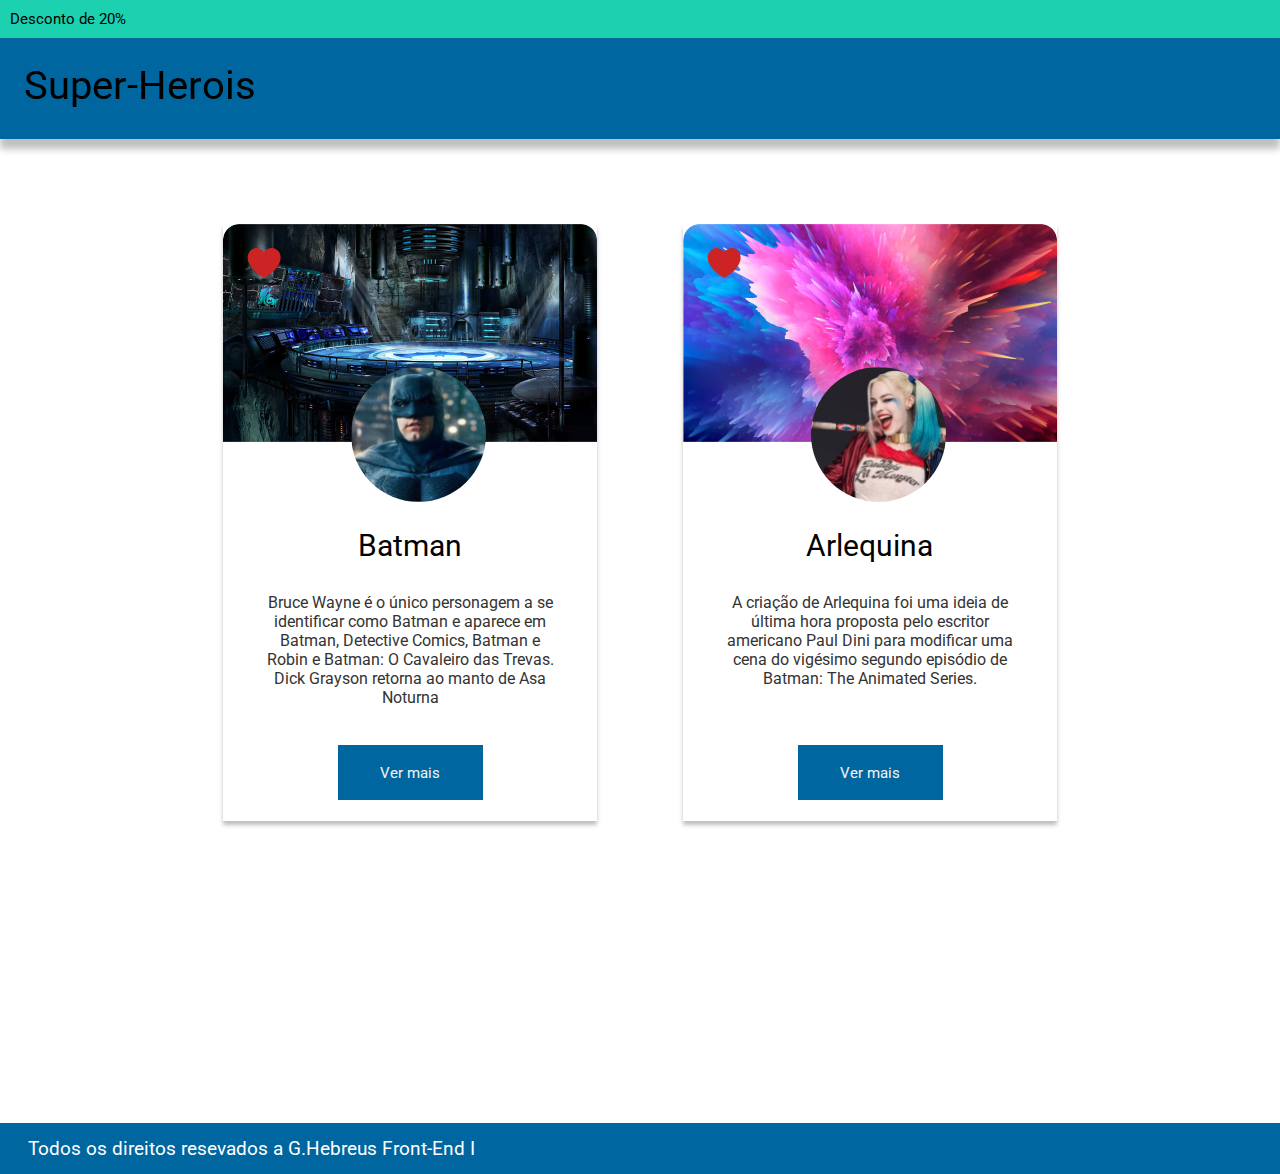
<file: Aula 10/index.html>
<!DOCTYPE html>
<html lang="en">
  <head>
    <meta charset="UTF-8" />
    <meta http-equiv="X-UA-Compatible" content="IE=edge" />
    <meta name="viewport" content="width=device-width, initial-scale=1.0" />
    <title>Aula 10</title>
    <link
      href="https://fonts.googleapis.com/css2?family=Roboto&display=swap"
      rel="stylesheet"
    />
    <link rel="stylesheet" href="./css/style.css" />
  </head>
  <body>
    <h4>Desconto de 20%</h4>
    <header>
      <h1>Super-Herois</h1>
    </header>
    <main>
      <section class="Ambiente-Card">
        <div class="Card">
          <img class="Fundo" src="./img/Batman 2.png" alt="" />
          <img class="Foto" src="./img/Batman.png" alt="" />
          <img class="coração" src="./img/Heart.png" alt="" />
          <div class="text-card">
            <h2>Batman</h2>
            <p>
              Bruce Wayne é o único personagem a se identificar como Batman e
              aparece em Batman, Detective Comics, Batman e Robin e Batman: O
              Cavaleiro das Trevas. Dick Grayson retorna ao manto de Asa Noturna
            </p>
            <a
              href="https://ovicio.com.br/10-quadrinhos-obrigatorios-para-fas-do-batman/"
              target="_blank"
              >Ver mais</a
            >
          </div>
        </div>
        <div class="Card">
          <img class="Fundo" src="./img/Arlequina 2.png" alt="" />
          <img class="Foto" src="./img/Arlequina.png" alt="" />
          <img class="coração" src="./img/Heart.png" alt="" />
          <div class="text-card">
            <h2>Arlequina</h2>
            <p>
              A criação de Arlequina foi uma ideia de última hora proposta pelo
              escritor americano Paul Dini para modificar uma cena do vigésimo
              segundo episódio de Batman: The Animated Series.
            </p>
            <a href="https://pt.wikipedia.org/wiki/Arlequina" target="_blank"
              >Ver mais</a
            >
          </div>
        </div>
      </section>
    </main>
    <footer>
      <h3>Todos os direitos resevados a G.Hebreus Front-End I</h3>
    </footer>
  </body>
</html>
</file>
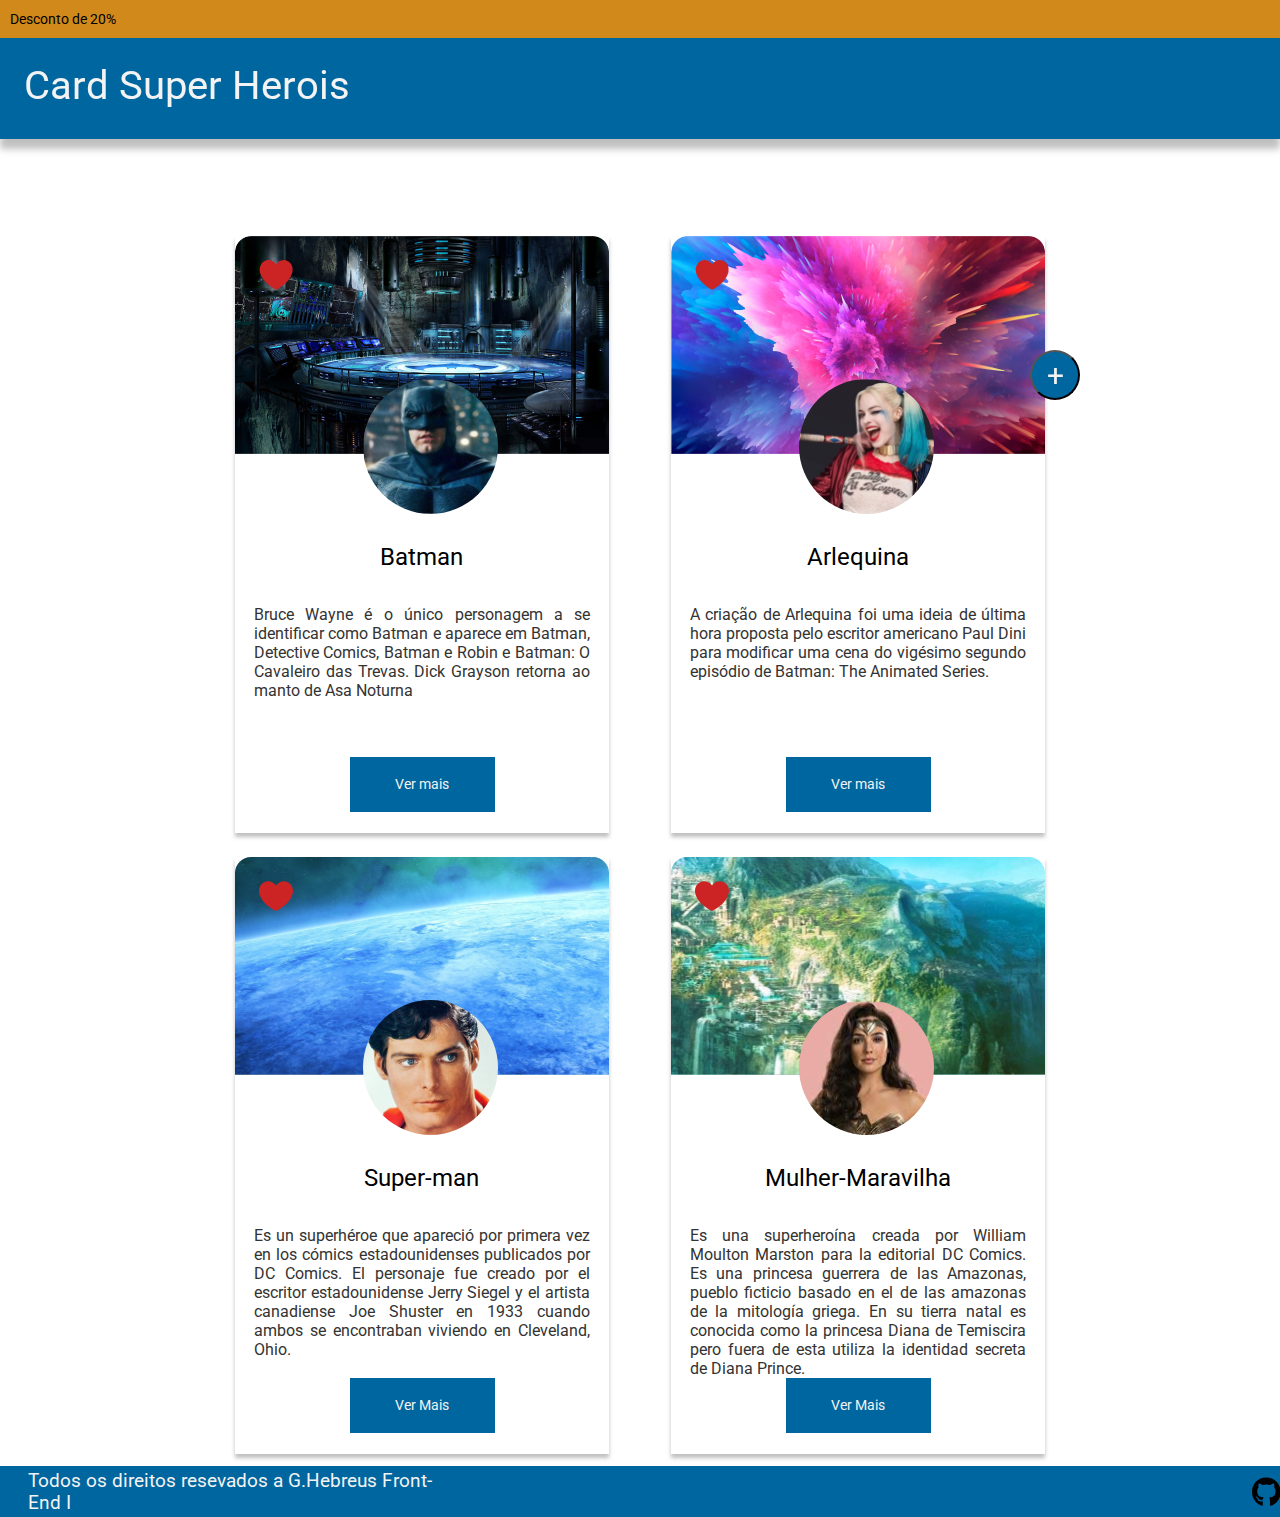
<file: Aula 14/index.html>
<!DOCTYPE html>
<html lang="en">
  <head>
    <meta charset="UTF-8" />
    <meta http-equiv="X-UA-Compatible" content="IE=edge" />
    <meta name="viewport" content="width=device-width, initial-scale=1.0" />
    <title>Aula 14</title>
    <link
      href="https://fonts.googleapis.com/css2?family=Roboto&display=swap"
      rel="stylesheet"
    />
    <link rel="stylesheet" href="./css/style.css" />
  </head>
  <body>
    <h4>Desconto de 20%</h4>
    <header>
      <h1>Card Super Herois</h1>
    </header>
    <main>
      <button>+</button>
      <section class="Ambiente-Card">
        <div class="Card">
          <img class="Fundo" src="./img/Batman 2.png" alt="" />
          <img class="Foto" src="./img/Batman.png" alt="" />
          <img class="coração" src="./img/Heart.png" alt="" />
          <div class="text-card">
            <h2>Batman</h2>
            <p>
              Bruce Wayne é o único personagem a se identificar como Batman e
              aparece em Batman, Detective Comics, Batman e Robin e Batman: O
              Cavaleiro das Trevas. Dick Grayson retorna ao manto de Asa Noturna
            </p> <a href="https://ovicio.com.br/10-quadrinhos-obrigatorios-para-fas-do-batman/"target="_blank">Ver mais</a>
          </div>
        </div>
        <div class="Card">
          <img class="Fundo" src="./img/Arlequina 2.png" alt="" />
          <img class="Foto" src="./img/Arlequina.png" alt="" />
          <img class="coração" src="./img/Heart.png" alt="" />
          <div class="text-card">
            <h2>Arlequina</h2>
            <p>
              A criação de Arlequina foi uma ideia de última hora proposta pelo
              escritor americano Paul Dini para modificar uma cena do vigésimo
              segundo episódio de Batman: The Animated Series.
            </p>
            <a href="https://pt.wikipedia.org/wiki/Arlequina" target="_blank">Ver mais</a>
           </div>
          </div>
          <div class="Card">
            <img class="Fundo" src="./img/Bg-Super-man.svg" alt="" />
            <img class="Foto" src="./img/super-man.svg" alt="" />
            <img class="coração" src="./img/Coração.svg" alt=""/>
            <div class="text-card">
              <h2>Super-man</h2>
              <p>
                Es un superhéroe que apareció por primera vez en los cómics
                estadounidenses publicados por DC Comics. El personaje fue
                creado por el escritor estadounidense Jerry Siegel y el artista
                canadiense Joe Shuster en 1933 cuando ambos se encontraban
                viviendo en Cleveland, Ohio.
              </p>
              <a href="https://pt.wikipedia.org/wiki/Superman" target="_blank">Ver Mais</a>
            </div>
          </div>
          <div class="Card">
            <img class="Fundo" src="./img/Bg-Mulher-Maravilha.svg" alt="" />
            <img class="Foto" src="./img/Mulher-Maravilha.svg" alt="" />
            <img class="coração" src="./img/Coração.svg" alt="" />
            <div class="text-card">
              <h2>Mulher-Maravilha</h2>
              <p>
                Es una superheroína creada por William Moulton Marston para la
                editorial DC Comics. Es una princesa guerrera de las Amazonas,
                pueblo ficticio basado en el de las amazonas de la mitología
                griega. En su tierra natal es conocida como la princesa Diana de
                Temiscira pero fuera de esta utiliza la identidad secreta de
                Diana Prince.
              </p>
              <a href="https://pt.wikipedia.org/wiki/Mulher-Maravilha" target="_blank">Ver Mais</a>
            </div>
          </div>
        </div>
      </section>
    </main>
    <footer>
      <h3>Todos os direitos resevados a G.Hebreus Front-End I</h3>
      <a href="https://github.com/GabrielHebreus"></a>
    </footer>
  </body>
</html>
</file>
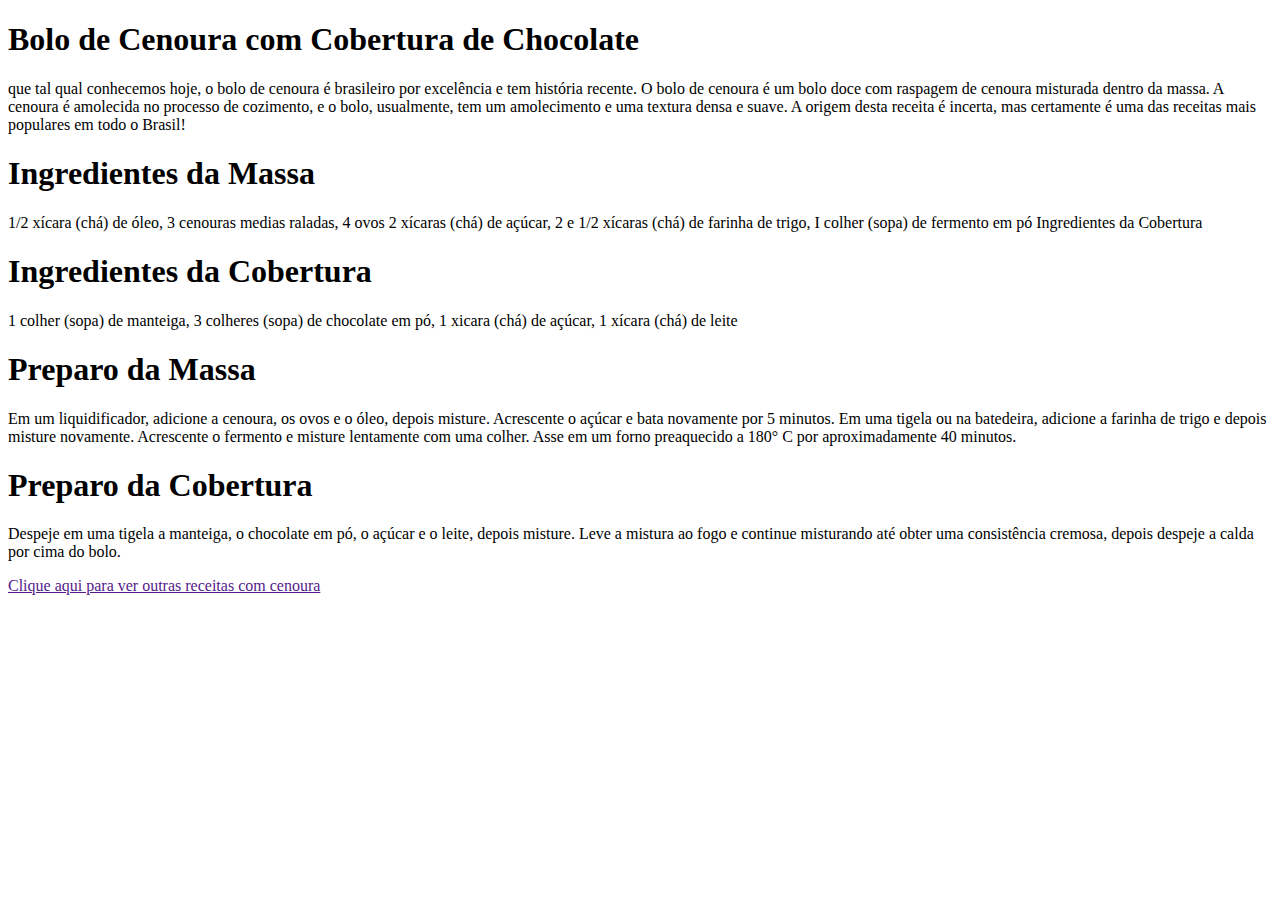
<file: Aula 4/Index.html>
<!DOCTYPE html>
<html lang="pt">
  <head>
    <meta charset="UTF-8" />
    <meta http-equiv="X-UA-Compatible" content="IE=edge" />
    <meta name="viewport" content="width=device-width, initial-scale=1.0" />
    <title>Bolo de Cenoura</title>
  </head>
  <body>
    <h1> Bolo de Cenoura com Cobertura de Chocolate</h1>
    <section>
      <article>
        <p>
          que tal qual conhecemos hoje, o bolo de cenoura é brasileiro por
          excelência e tem história recente. O bolo de cenoura é um bolo doce
          com raspagem de cenoura misturada dentro da massa. A cenoura é
          amolecida no processo de cozimento, e o bolo, usualmente, tem um
          amolecimento e uma textura densa e suave. A origem desta receita é
          incerta, mas certamente é uma das receitas mais populares em todo o
          Brasil!
        </p>
      </article>
    </section>

    <h1>Ingredientes da Massa</h1>
    <section>
      <article>
        <p>
          1/2 xícara (chá) de óleo, 3 cenouras medias raladas, 4 ovos 2 xícaras
          (chá) de açúcar, 2 e 1/2 xícaras (chá) de farinha de trigo, I colher
          (sopa) de fermento em pó Ingredientes da Cobertura
        </p>
      </article>
    </section>

    <h1>Ingredientes da Cobertura</h1>
    <section>
      <article>
        <p>
          1 colher (sopa) de manteiga, 3 colheres (sopa) de chocolate em pó, 1
          xicara (chá) de açúcar, 1 xícara (chá) de leite
        </p>
      </article>
    </section>

    <h1>Preparo da Massa</h1>
    <section>
      <article>
        <p>
          Em um liquidificador, adicione a cenoura, os ovos e o óleo, depois
          misture. Acrescente o açúcar e bata novamente por 5 minutos. Em uma
          tigela ou na batedeira, adicione a farinha de trigo e depois misture
          novamente. Acrescente o fermento e misture lentamente com uma colher.
          Asse em um forno preaquecido a 180° C por aproximadamente 40 minutos.
        </p>
      </article>
    </section>

    <h1>Preparo da Cobertura</h1>
    <section>
      <article>
        <p>
          Despeje em uma tigela a manteiga, o chocolate em pó, o açúcar e o
          leite, depois misture. Leve a mistura ao fogo e continue misturando
          até obter uma consistência cremosa, depois despeje a calda por cima do
          bolo.
        </p>
      </article>
    </section>
    <span>
      <a href=>Clique aqui para ver outras receitas com cenoura</a>
    </span>
  </body>
</html>
</file>
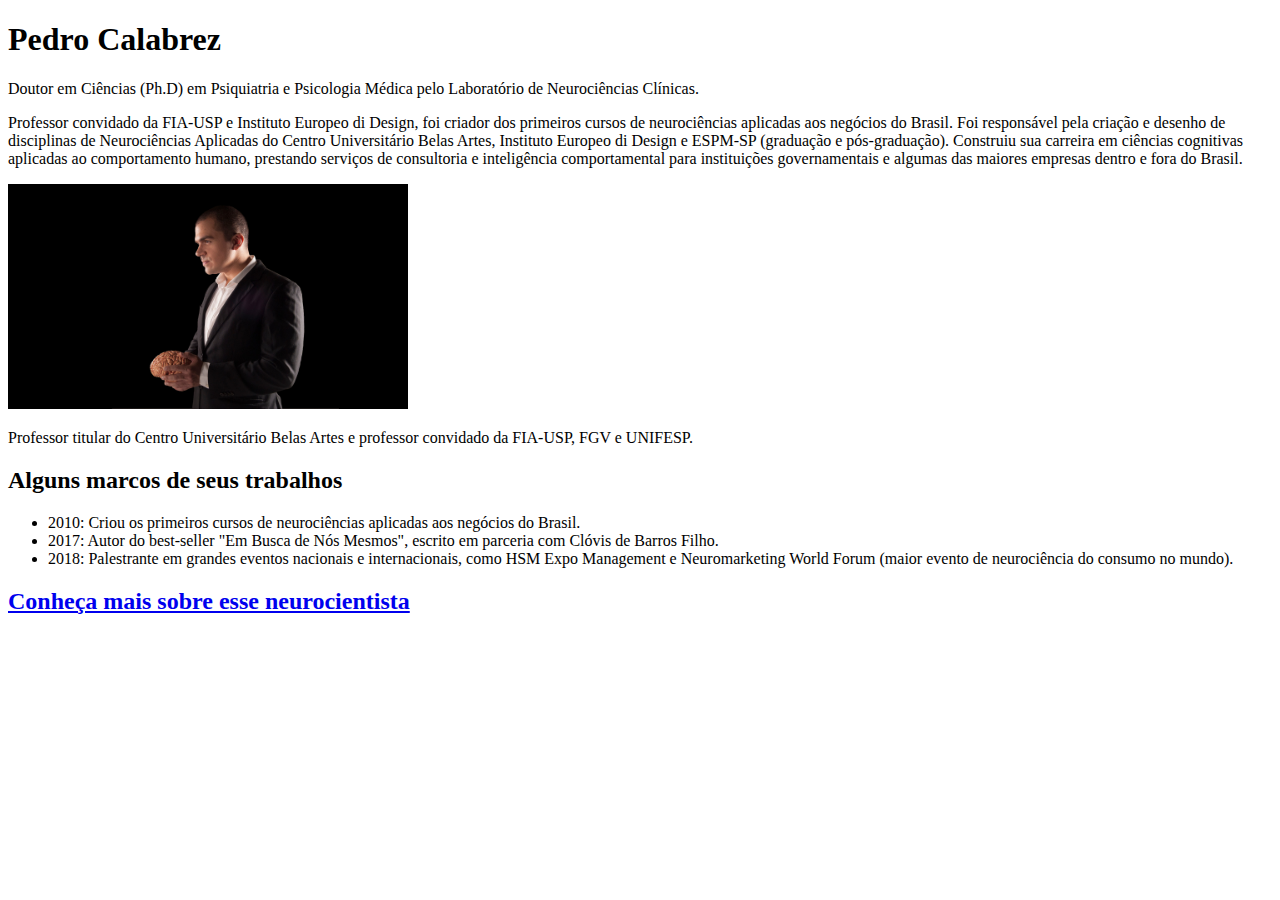
<file: Aula 6/index.html>
<!DOCTYPE html>
<html lang="en">
  <head>
    <meta charset="UTF-8" />
    <meta http-equiv="X-UA-Compatible" content="IE=edge" />
    <meta name="viewport" content="width=device-width, initial-scale=1.0" />
    <title>Pedro Calabrez</title>
  </head>
  <body>
    <h1>Pedro Calabrez</h1>
    <p>
      Doutor em Ciências (Ph.D) em Psiquiatria e Psicologia Médica pelo
      Laboratório de Neurociências Clínicas.
    </p>
    <section>
      <article>
        <p>
          Professor convidado da FIA-USP e Instituto Europeo di Design, foi
          criador dos primeiros cursos de neurociências aplicadas aos negócios
          do Brasil. Foi responsável pela criação e desenho de disciplinas de
          Neurociências Aplicadas do Centro Universitário Belas Artes, Instituto
          Europeo di Design e ESPM-SP (graduação e pós-graduação). Construiu
          sua carreira em ciências cognitivas aplicadas ao comportamento humano,
          prestando serviços de consultoria e inteligência comportamental para
          instituições governamentais e algumas das maiores empresas dentro e
          fora do Brasil.
        </p>
        <img src="img/Prof. Pedro Calabrez.jpg" width="400" alt="Foto Prof. Pedro Calabrez"> </img>  
        <p>Professor titular do Centro Universitário Belas Artes e professor convidado da FIA-USP, FGV e UNIFESP.</p>   
      </article>
    </section>
    <h2>Alguns marcos de seus trabalhos</h2>
    <section>
        <ul>
            <li>2010: Criou os primeiros cursos de neurociências aplicadas aos negócios do Brasil.</li>
            <li>2017: Autor do best-seller "Em Busca de Nós Mesmos", escrito em parceria com Clóvis de Barros Filho.</li>
            <li>2018: Palestrante em grandes eventos nacionais e internacionais, como HSM Expo Management e Neuromarketing World Forum (maior evento de neurociência do consumo no mundo).</li>
        </ul>
    </section>
    <a href ="https://www.pedrocalabrez.com.br/"><h2>Conheça mais sobre esse neurocientista</h2></a>
  </body>
</html>
</file>
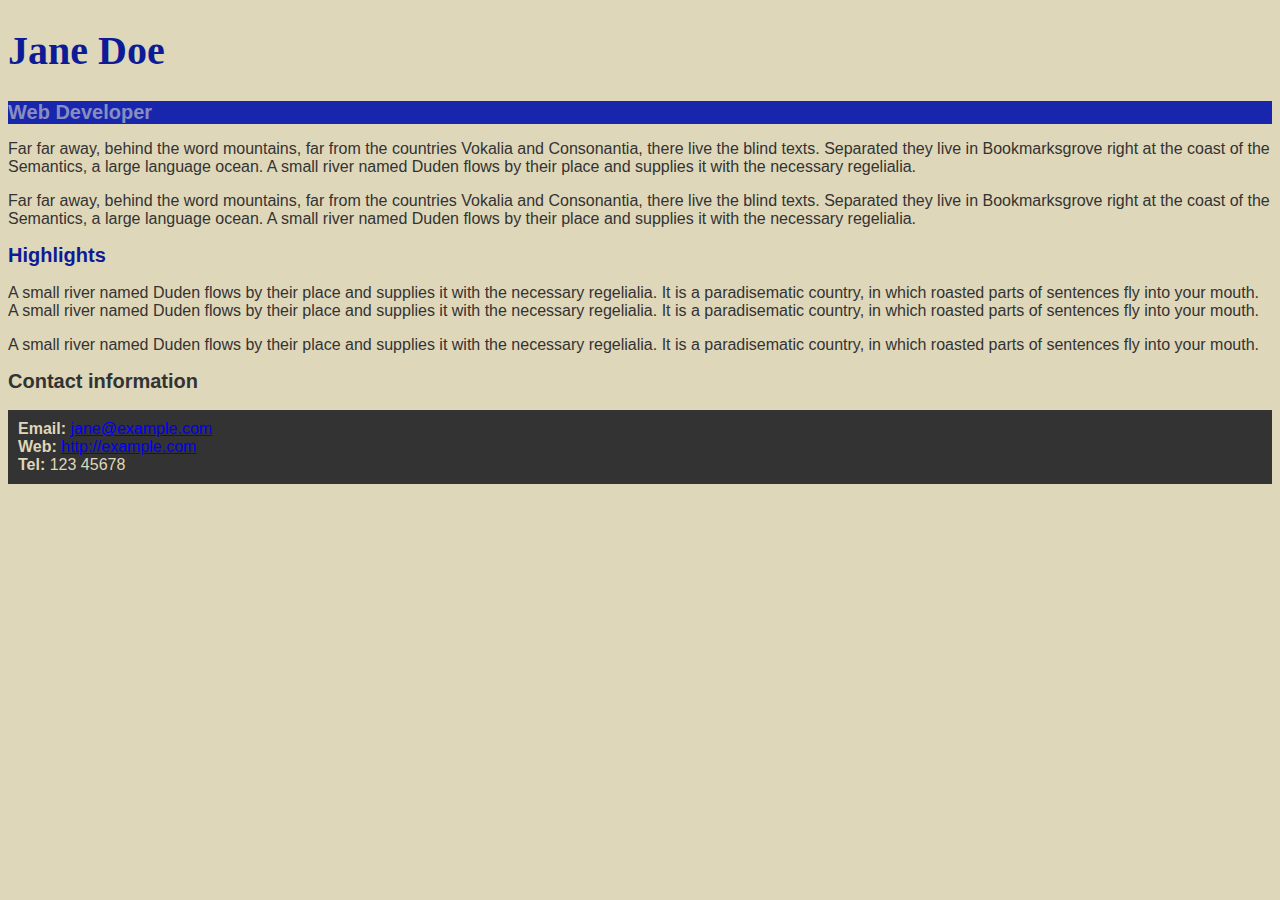
<file: Aula 7/index.html>
<!DOCTYPE html>
<html lang="en">

  <head>
    <meta charset="utf-8">
    <title>Jane Doe</title>
    <link rel="stylesheet" href="css/style.css">
  </head>
 
  <body>
    <header>
      <h1>Jane Doe</h1>
      <div class="job-title">Web Developer</div>
    </header>

    <main>
      <p>Far far away, behind the word mountains, far from the countries Vokalia and Consonantia, 
        there live the blind texts. Separated they live in Bookmarksgrove right at the coast of 
        the Semantics, a large language ocean. A small river named Duden flows by their place and 
        supplies it with the necessary regelialia.</p>
      <p>Far far away, behind the word mountains, far from the countries Vokalia and Consonantia, 
        there live the blind texts. Separated they live in Bookmarksgrove right at the coast of 
        the Semantics, a large language ocean. A small river named Duden flows by their place and 
        supplies it with the necessary regelialia.</p>

      <h2 id="high">Highlights</h2>

      <p>A small river named Duden flows by their place and supplies it with the necessary regelialia. 
        It is a paradisematic country, in which roasted parts of sentences fly into your mouth. 
        A small river named Duden flows by their place and supplies it with the necessary regelialia. 
        It is a paradisematic country, in which roasted parts of sentences fly into your mouth.</p>
      <p>A small river named Duden flows by their place and supplies it with the necessary regelialia. 
        It is a paradisematic country, in which roasted parts of sentences fly into your mouth.</p>

    </main>

    <footer>
      <h2>Contact information</h2>
      <ul>
        <li><strong>Email:</strong>
          <a href="mailto:jane@example.com">jane@example.com</a>
        </li>
        <li><strong>Web:</strong>
          <a href="http://example.com">http://example.com</a>
        </li>
        <li><strong>Tel:</strong> 123 45678</li>
      </ul>
    </footer>

  </body>

</html>
</file>
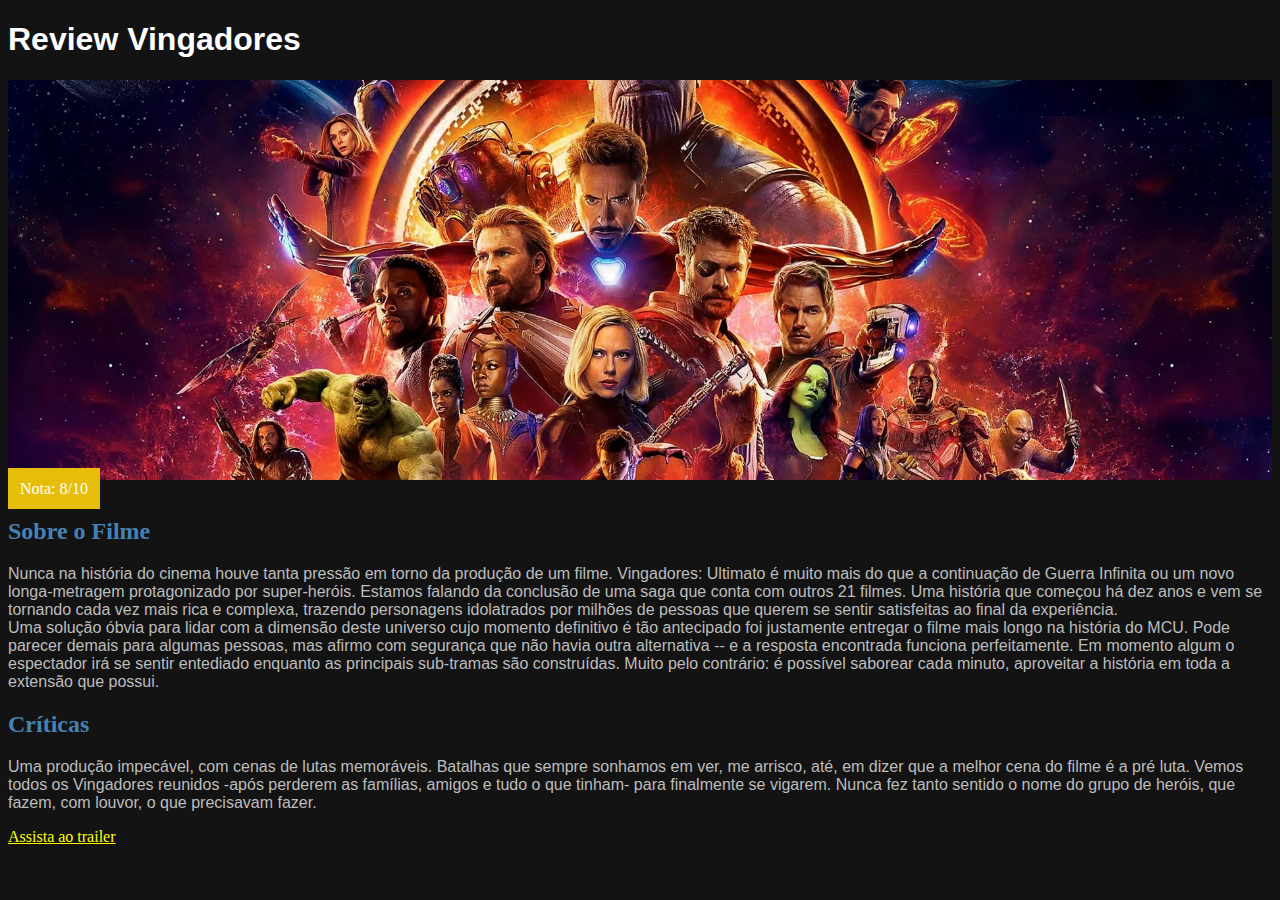
<file: Aula 8/index.html>
<!DOCTYPE html>
<html lang="en">
  <head>
    <meta charset="UTF-8" />
    <meta http-equiv="X-UA-Compatible" content="IE=edge" />
    <meta name="viewport" content="width=device-width, initial-scale=1.0" />
    <title>Review</title>
    <link rel="stylesheet" href="css/style.css" />
    <link
      rel="('https://fonts.googleapis.com/css2?family=Roboto:wght@500&display=swap"
      href="css/style.css"
    />
  </head>
  <body>
    <h1>Review Vingadores</h1>

    <div class="media-picture"></div>

    <span class="review-score">Nota: 8/10</span>

    <h2>Sobre o Filme</h2>

    <p>
      Nunca na história do cinema houve tanta pressão em torno da produção de um
      filme. Vingadores: Ultimato é muito mais do que a continuação de Guerra
      Infinita ou um novo longa-metragem protagonizado por super-heróis. Estamos
      falando da conclusão de uma saga que conta com outros 21 filmes. Uma
      história que começou há dez anos e vem se tornando cada vez mais rica e
      complexa, trazendo personagens idolatrados por milhões de pessoas que
      querem se sentir satisfeitas ao final da experiência.<br />
      Uma solução óbvia para lidar com a dimensão deste universo cujo momento
      definitivo é tão antecipado foi justamente entregar o filme mais longo na
      história do MCU. Pode parecer demais para algumas pessoas, mas afirmo com
      segurança que não havia outra alternativa -- e a resposta encontrada
      funciona perfeitamente. Em momento algum o espectador irá se sentir
      entediado enquanto as principais sub-tramas são construídas. Muito pelo
      contrário: é possível saborear cada minuto, aproveitar a história em toda
      a extensão que possui.
    </p>

    <h2>Críticas</h2>

    <p>
      Uma produção impecável, com cenas de lutas memoráveis. Batalhas que sempre
      sonhamos em ver, me arrisco, até, em dizer que a melhor cena do filme é a
      pré luta. Vemos todos os Vingadores reunidos -após perderem as famílias,
      amigos e tudo o que tinham- para finalmente se vigarem. Nunca fez tanto
      sentido o nome do grupo de heróis, que fazem, com louvor, o que precisavam
      fazer.
    </p>

    <a href="https://youtu.be/spJoZReeIeQ">Assista ao trailer</a>
  </body>
</html>
</file>
<file: Aula 10/css/style.css>
* {
    font-family: 'Roboto';
    font-style: normal;
    font-weight: 400;
    box-sizing: border-box;
    padding: 0;
    margin: 0;
}

body {
    height: 1024px;
}

header {
    background-color: #00669F;
    width: 100%;
    height: 101px;
    display: flex;
    position: sticky;
    top: 0px;
    z-index: 2;
    box-shadow: 0px 10px 7px rgba(0, 0, 0, 0.25);
    right: 12px;
}

main {
    display: flex;
    justify-content: center;
    margin-top: 85px;

}

h4 {
   
    background-color: #1CD1B0;
    padding-left: 10px;
    width: 100%;
    height: 38px;
    display: flex;
    align-items: center;
    font-size: 15px;
    line-height: 17px;
    font-family: 'Roboto';
    font-weight: 400;
    padding: 10px;
    
    
    
}
h1{
    padding: 24px;
    padding-right: 12px;
    font-size: 40px;
    font-weight: 400;
    line-height: 47px;
}

.Ambiente-Card {
    display: flex;
    justify-content: space-between;
    width: 834px;
    height: 597px;
    position: relative;
}

.Card {
    position: relative;
    width: 374px;
    height: 597px;
    box-shadow: 0px 4px 4px rgba(0, 0, 0, 0.25);
}
.coração{
    width: 34px;
    height: 30px;
    position: absolute;
    left: 24px;
    top: 24px;
}
.Foto{
    border-radius: 50%;
    width: 135px;
    height: 135px;
    position: absolute;
    top:143px;
    right: 110px;
    left:128px;

}
.Fundo{
    width: 374px;
    height: 218px;
    border-top-left-radius: 16px;
    border-top-right-radius: 16px;
}
.text-card{
    display: flex;
    flex-direction: column;
    justify-content: space-between;
    align-items: center;
    font-weight: 400;
}
h2{
    text-align: center;
    margin: 82px 0px 30px;
    font-size: 30px;
    line-height: 35px;
    width: 192.99px;
    font-weight: 400px;
}

a{
    display: flex;
    align-items: center;
    justify-content: center;
    width: 145px;
    height: 55px;
    background-color: #00669F;
    margin-top: 24px;
    font-size: 15px;
    line-height: 18px;
    color: #f3f3f3;
    text-decoration: none;

}
a:active{
    transform: scale(0.98);
    box-shadow: 3px 2px 22px 1px rgba(0, 0, 0, 0.24);

}
p{
    width: 301px;
    height: 128px;
    font-size: 16px;
    line-height: 19px;
    text-align: center;
    color: #333;
}
footer {
    position: absolute;
    margin-top: 151px;
    display: flex;
    width: 100%;
    height: 51px;
    align-items: center;
    padding-left: 28px;
    background-color: #00669F;
    left: 0px;
    top: 972px;
}

footer h3 {
    color: white;
}
</file>
<file: Aula 14/css/style.css>
* {
    font-family: 'Roboto';
    font-style: normal;
    font-weight: 400;
    box-sizing: border-box;
    padding: 0;
    margin: 0;
}


header {
    background-color: #00669F;
    width: 100%;
    height: 101px;
    display: flex;
    position: sticky;
    top: 0px;
    z-index: 2;
    box-shadow: 0px 10px 7px rgba(0, 0, 0, 0.25);
    right: 12px;
}

main {
    display: flex;
    justify-content: center;
    margin-top: 85px;

}

button {
    position: fixed;
    width: 50px;
    height: 50px;
    right: 200px;
    top: 350px;
    background: #00669F;
    border-radius: 50%;
    text-align: center;
    color: #f3f3f3;
    font-size: 30px;
    z-index: 1;
}

h4 {

    background-color: #D1891C;
    padding-left: 10px;
    width: 100%;
    height: 38px;
    display: flex;
    align-items: center;
    font-size: 0.9rem;
    line-height: 17px;
    font-family: 'Roboto';
    font-weight: 400;
    padding: 10px;



}

h1 {
    padding: 24px;
    padding-right: 12px;
    font-size: 2.5rem;
    font-weight: 400;
    line-height: 47px;
    color: #f3f3f3;
}


.Ambiente-Card {
    display: flex;
    flex-direction: row;
    flex-wrap: wrap;
    justify-content: space-between;
    width: 834px;
    height: 100%;

}

.Card {
    position: relative;
    width: 374px;
    height: 597px;
    margin: 12px;
    box-shadow: 0px 4px 4px rgba(0, 0, 0, 0.25);
}

.coração {
    width: 34px;
    height: 30px;
    position: absolute;
    left: 24px;
    top: 24px;
}

.Foto {
    border-radius: 50%;
    width: 135px;
    height: 135px;
    position: absolute;
    top: 143px;
    right: 110px;
    left: 128px;

}

.Fundo {
    width: 374px;
    height: 218px;
    border-top-left-radius: 16px;
    border-top-right-radius: 16px;
}

.text-card {
    display: flex;
    flex-direction: column;
    justify-content: space-between;
    align-items: center;
    font-weight: 400;
}

h2 {
    text-align: center;
    margin: 82px 0px 30px;
    font-size: 1.5rem;
    line-height: 35px;
    width: 192.99px;
    font-weight: 400px;
}

a {
    display: flex;
    align-items: center;
    justify-content: center;
    width: 145px;
    height: 55px;
    background-color: #00669F;
    margin-top: 24px;
    font-size: 0.9rem;
    line-height: 18px;
    color: #f3f3f3;
    text-decoration: none;

}

a:active {
    transform: scale(0.98);
    box-shadow: 3px 2px 22px 1px rgba(0, 0, 0, 0.24);

}

p {
    width: 90%;
    height: 128px;
    font-size: 1rem;
    line-height: 19px;
    text-align: justify;
    color: #333;
}

footer {

    display: flex;
    width: 100%;
    height: 51px;
    align-items: center;
    padding-left: 28px;
    background-color: #00669F;
    color: #f3f3f3;
    font-size: 1rem;
}


footer a {
    background-image: url(../img/Icon/github.svg);
    background-repeat: no-repeat;
    width: 30px;
    height: 30px;
    margin-left: 800px;
    margin-top: 0px;
    background-size: cover;
}

@media(max-width: 460px) {
    .Ambiente-Card {
        display: flex;
        flex-wrap: nowrap;
        flex-direction: column;
        justify-content: space-between;
        margin-left: 2%;
    }

    footer h3 {
        font-size: 0.75rem;

    }

    h1 {
        font-size: 2rem;
    }

    footer a {
        width: 22px;
        height: 22px;
        margin-left: 30px;

    }
    button{
        width: 37px;
        height: 37px;
        right: 0px;
        font-size: 25px;
    }

}
</file>
<file: Aula 7/css/style.css>
body {
    background-color: rgb(223, 215, 185);
    color: rgb(51, 51, 51);
    font-family: Arial, Helvetica, sans-serif;
}

h1 {
    color: #0d1b97;
    font-family: Georgia, 'Times New Roman', Times, serif;
    font-size: 40px;

}

.job-title {
    background-color: #1726ad;
    color: #898dbe;
    font-size: 20px;
    font-weight: bold;
    padding: 5px, 10px, 5px, 10px;
}

#high {
    color: rgb(13, 27, 151);
}

ul {
    background-color: #333333;
    color: rgb(223, 215, 185);
    padding: 10px;
}

h2 {

    font-size: 20px;

}
</file>
<file: Aula 8/css/style.css>
body {
    background-color: #131313;
}

h1 {
    color: white;
    font-family: 'Roboto', sans-serif;
}

.media-picture {
    height: 400px;
    background-image: url(../img/vigadores.webp);
    background-size: cover;
    background-position: center;
}

.review-score {
    color: white;
    background-color: #e6bd09;
    padding: 12px;
}

h2 {
    color: steelblue
}

p {
    color: #bdbdbd;
    font-family: 'Roboto', sans-serif;
}

a {
    color: yellow
}
</file>
